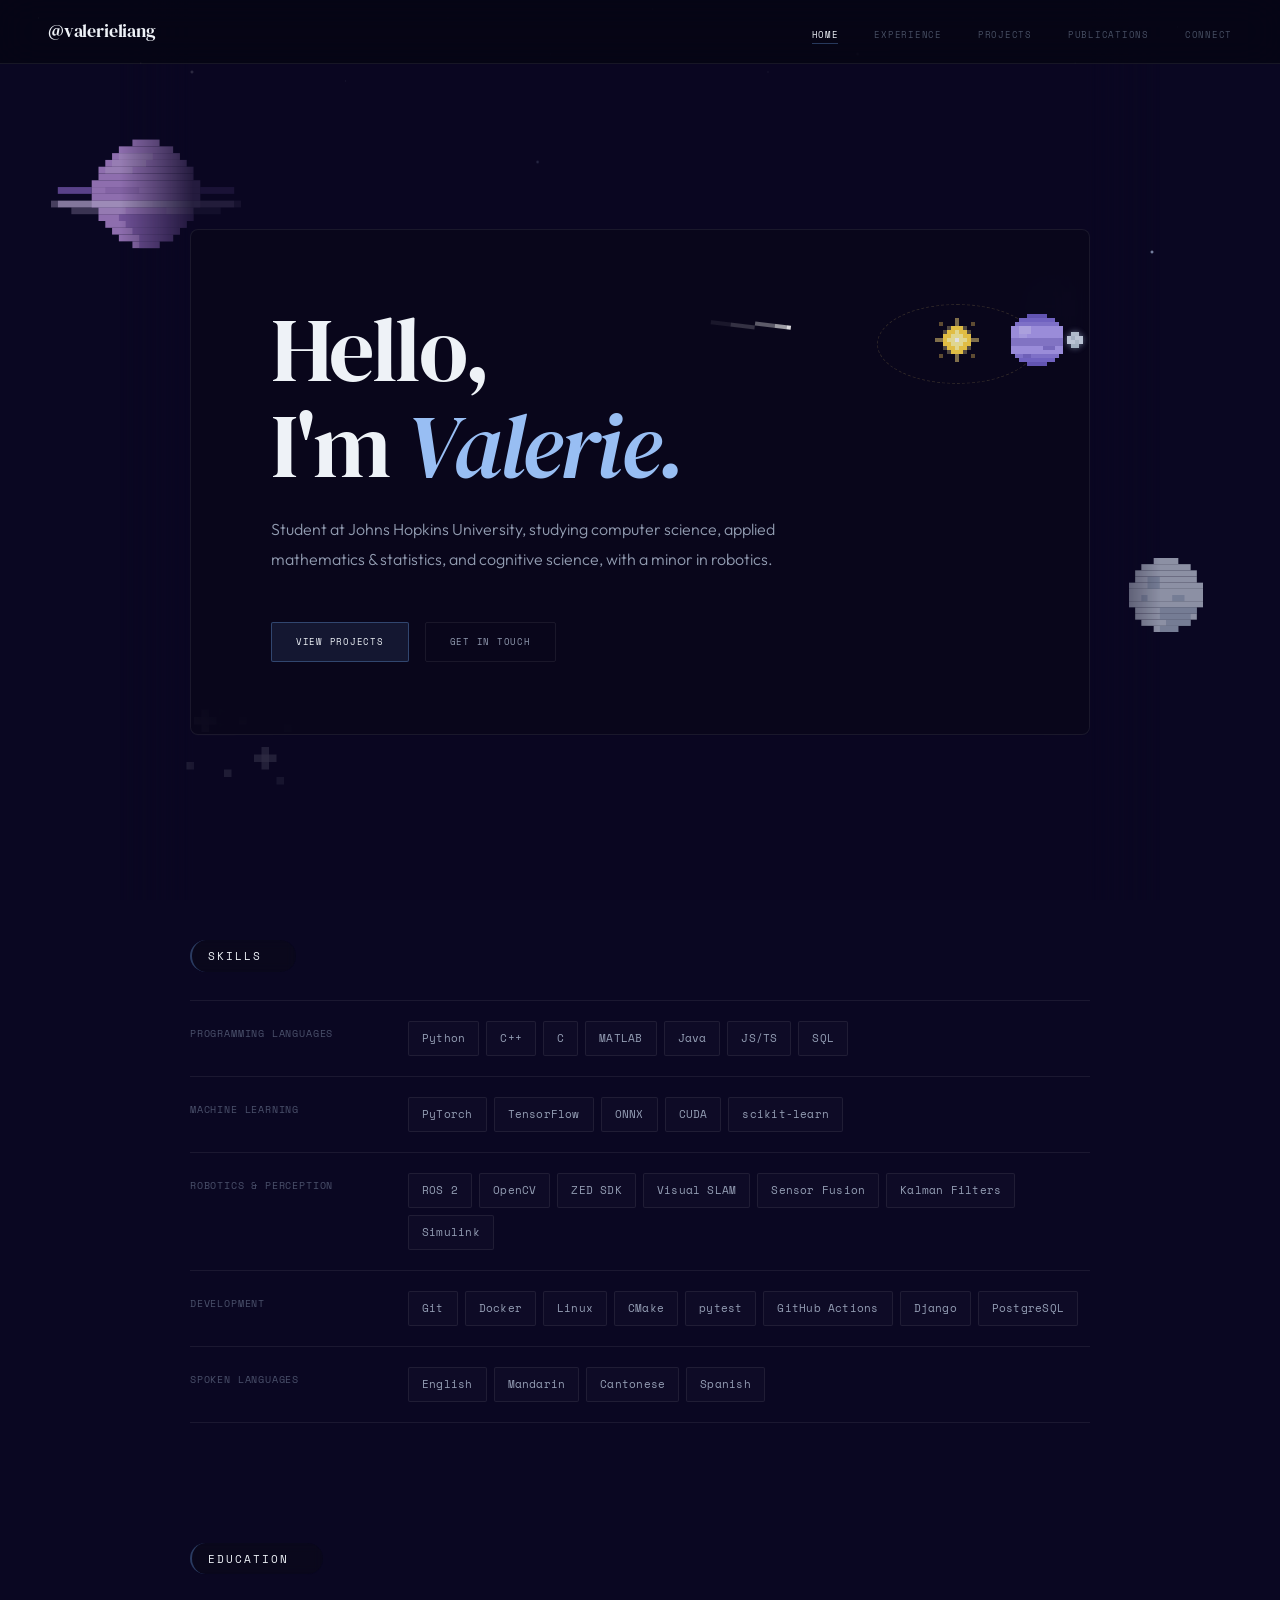
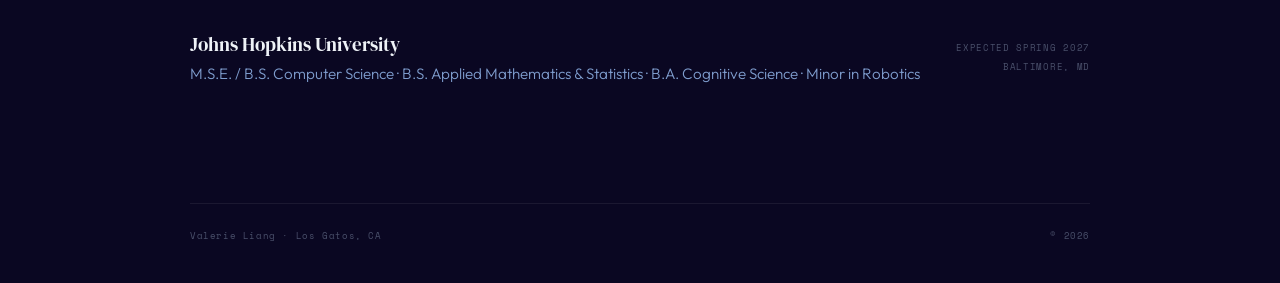
<file: index.html>
<!DOCTYPE html>
<html lang="en">
<head>
  <meta charset="UTF-8"/>
  <meta name="viewport" content="width=device-width, initial-scale=1.0"/>
  <title>Valerie Liang</title>
  <meta name="description" content="Valerie Liang — CS, Applied Math &amp; Statistics, and Cognitive Science at Johns Hopkins. Machine learning for robotics and perception."/>
  <link rel="preconnect" href="https://fonts.googleapis.com"/>
  <link rel="preconnect" href="https://fonts.gstatic.com" crossorigin/>
  <link href="https://fonts.googleapis.com/css2?family=Outfit:wght@300;400;500;600&family=Space+Mono:wght@400;700&family=DM+Serif+Display:ital@0;1&display=swap" rel="stylesheet"/>
  <link rel="stylesheet" href="style.css"/>
</head>
<body>

<!-- NAVIGATION -->
<nav>
  <a href="index.html" class="nav-logo">@valerieliang</a>
  <ul class="nav-links">
    <li><a href="index.html" class="active">Home</a></li>
    <li><a href="experience.html">Experience</a></li>
    <li><a href="projects.html">Projects</a></li>
    <li><a href="publications.html">Publications</a></li>
    <li><a href="connect.html">Connect</a></li>
  </ul>
  <button class="nav-hamburger" id="nav-hamburger" aria-label="Menu">
    <span></span><span></span><span></span>
  </button>
</nav>

<div class="nav-drawer" id="nav-drawer">
  <a href="index.html">Home</a>
  <a href="experience.html">Experience</a>
  <a href="projects.html">Projects</a>
  <a href="publications.html">Publications</a>
  <a href="connect.html">Connect</a>
</div>

<div class="page-wrap">

  <!-- HERO -->
  <section id="hero">
    <div class="glass" style="position:relative;">
      <!-- Sun, planet, moon and comet are injected here by main.js -->
      <div id="hero-decor"></div>

      <h1 class="hero-name">Hello,<br/>I'm <em>Valerie.</em></h1>
      <p class="hero-tagline">
        Student at Johns Hopkins University, studying computer science,
        applied mathematics &amp; statistics, and cognitive science, with a
        minor in robotics.
      </p>
      <div class="hero-cta">
        <a href="projects.html" class="btn btn-primary">View Projects</a>
        <a href="connect.html" class="btn btn-ghost">Get in Touch</a>
      </div>
    </div>
  </section>

  <!-- SKILLS -->
  <div class="section-wrap" id="skills">
    <p class="section-label reveal">Skills</p>
    <div class="skills-list stagger">

      <div class="skill-row">
        <p class="skill-row-label">Programming Languages</p>
        <div class="pills">
          <span class="pill">Python</span><span class="pill">C++</span>
          <span class="pill">C</span><span class="pill">MATLAB</span>
          <span class="pill">Java</span><span class="pill">JS/TS</span>
          <span class="pill">SQL</span>
        </div>
      </div>

      <div class="skill-row">
        <p class="skill-row-label">Machine Learning</p>
        <div class="pills">
          <span class="pill">PyTorch</span><span class="pill">TensorFlow</span>
          <span class="pill">ONNX</span><span class="pill">CUDA</span>
          <span class="pill">scikit-learn</span>
        </div>
      </div>

      <div class="skill-row">
        <p class="skill-row-label">Robotics &amp; Perception</p>
        <div class="pills">
          <span class="pill">ROS 2</span><span class="pill">OpenCV</span>
          <span class="pill">ZED SDK</span><span class="pill">Visual SLAM</span>
          <span class="pill">Sensor Fusion</span><span class="pill">Kalman Filters</span>
          <span class="pill">Simulink</span>
        </div>
      </div>

      <div class="skill-row">
        <p class="skill-row-label">Development</p>
        <div class="pills">
          <span class="pill">Git</span><span class="pill">Docker</span>
          <span class="pill">Linux</span><span class="pill">CMake</span>
          <span class="pill">pytest</span><span class="pill">GitHub Actions</span>
          <span class="pill">Django</span><span class="pill">PostgreSQL</span>
        </div>
      </div>

      <div class="skill-row">
        <p class="skill-row-label">Spoken Languages</p>
        <div class="pills">
          <span class="pill">English</span><span class="pill">Mandarin</span>
          <span class="pill">Cantonese</span><span class="pill">Spanish</span>
        </div>
      </div>

    </div>
  </div>

  <!-- EDUCATION -->
  <div class="section-wrap" id="education">
    <p class="section-label reveal">Education</p>
    <div class="stagger">
      <article class="exp-item">
        <div class="exp-head">
          <div>
            <h3 class="exp-role">Johns Hopkins University</h3>
            <p class="exp-org">
              M.S.E. / B.S. Computer Science · B.S. Applied Mathematics &amp;
              Statistics · B.A. Cognitive Science · Minor in Robotics
            </p>
          </div>
          <div class="exp-meta">
            <span class="exp-date">Expected Spring 2027</span>
            <span class="exp-loc">Baltimore, MD</span>
          </div>
        </div>
      </article>
    </div>
  </div>

  <footer>
    <span>Valerie Liang · Los Gatos, CA</span>
    <span>&copy; 2026</span>
  </footer>
</div>

<script src="main.js"></script>
</body>
</html>
</file>
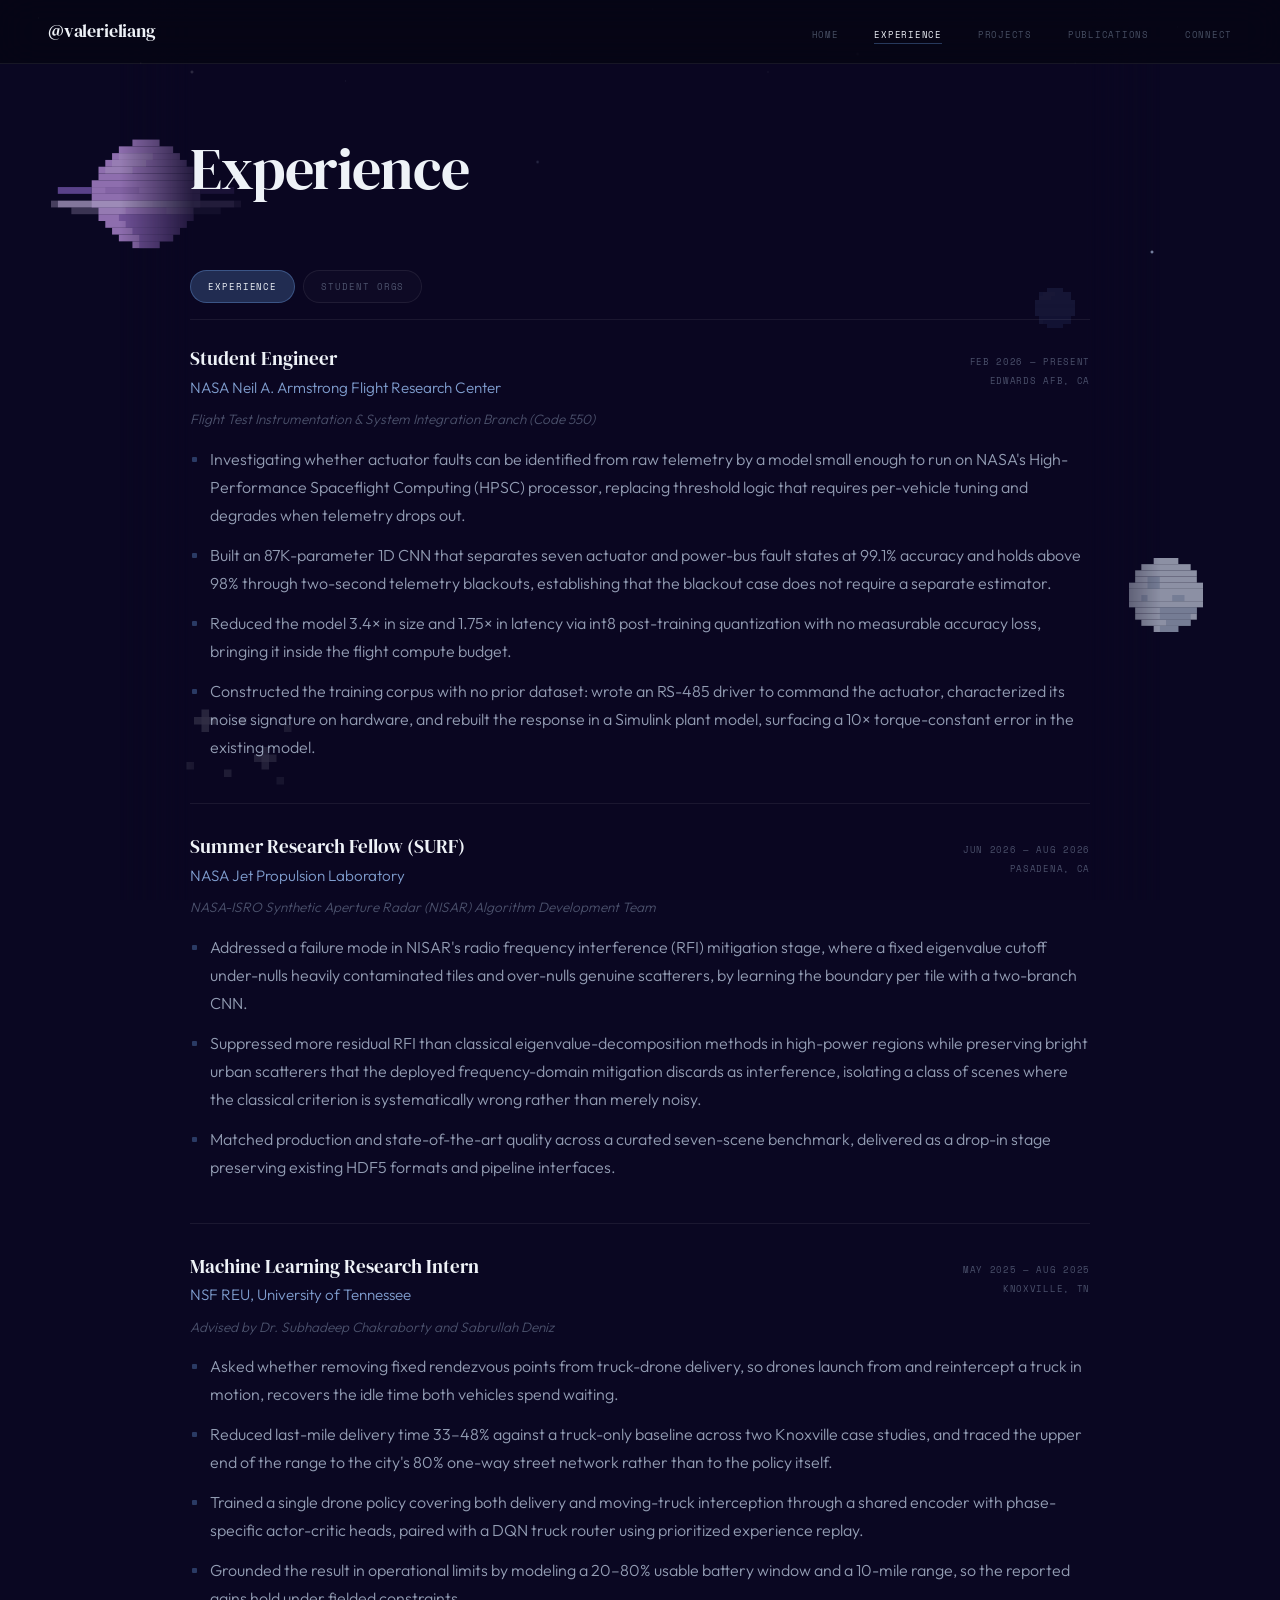
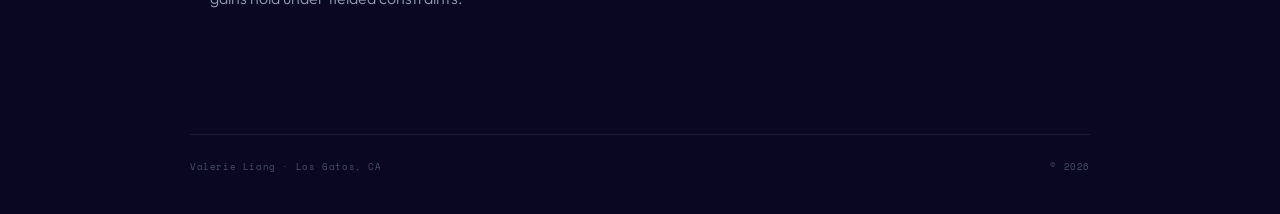
<file: experience.html>
<!DOCTYPE html>
<html lang="en">
<head>
  <meta charset="UTF-8"/>
  <meta name="viewport" content="width=device-width, initial-scale=1.0"/>
  <title>Experience · Valerie Liang</title>
  <meta name="description" content="Research and engineering experience — NASA Armstrong, NASA JPL, NSF REU, JHU Mars Rover Team, Semester.ly."/>
  <link rel="preconnect" href="https://fonts.googleapis.com"/>
  <link rel="preconnect" href="https://fonts.gstatic.com" crossorigin/>
  <link href="https://fonts.googleapis.com/css2?family=Outfit:wght@300;400;500;600&family=Space+Mono:wght@400;700&family=DM+Serif+Display:ital@0;1&display=swap" rel="stylesheet"/>
  <link rel="stylesheet" href="style.css"/>
</head>
<body>

<!-- NAVIGATION -->
<nav>
  <a href="index.html" class="nav-logo">@valerieliang</a>
  <ul class="nav-links">
    <li><a href="index.html">Home</a></li>
    <li><a href="experience.html" class="active">Experience</a></li>
    <li><a href="projects.html">Projects</a></li>
    <li><a href="publications.html">Publications</a></li>
    <li><a href="connect.html">Connect</a></li>
  </ul>
  <button class="nav-hamburger" id="nav-hamburger" aria-label="Menu">
    <span></span><span></span><span></span>
  </button>
</nav>

<div class="nav-drawer" id="nav-drawer">
  <a href="index.html">Home</a>
  <a href="experience.html">Experience</a>
  <a href="projects.html">Projects</a>
  <a href="publications.html">Publications</a>
  <a href="connect.html">Connect</a>
</div>

<div class="page-wrap">

  <header class="page-head">
    <h1 class="page-title">Experience</h1>
  </header>

  <div class="section-wrap">
    <div class="subtab-group" data-subtab-group>

      <div class="subtabs" role="tablist" aria-label="Experience sections">
        <button class="subtab active" role="tab" id="tab-research" data-panel="research"
                aria-controls="panel-research" aria-selected="true" tabindex="0">Experience</button>
        <button class="subtab" role="tab" id="tab-orgs" data-panel="orgs"
                aria-controls="panel-orgs" aria-selected="false" tabindex="-1">Student Orgs</button>
      </div>

      <section class="subtab-panel active" role="tabpanel" data-panel="research"
               id="panel-research" aria-labelledby="tab-research">
        <div class="stagger">

      <article class="exp-item" id="armstrong">
        <div class="exp-head">
          <div>
            <h3 class="exp-role">Student Engineer</h3>
            <p class="exp-org">NASA Neil A. Armstrong Flight Research Center</p>
          </div>
          <div class="exp-meta">
            <span class="exp-date">Feb 2026 — Present</span>
            <span class="exp-loc">Edwards AFB, CA</span>
          </div>
        </div>
        <p class="exp-note">Flight Test Instrumentation &amp; System Integration Branch (Code 550)</p>
        <ul class="exp-bullets">
          <li>
            Investigating whether actuator faults can be identified from raw
            telemetry by a model small enough to run on NASA's High-Performance
            Spaceflight Computing (HPSC) processor, replacing threshold logic
            that requires per-vehicle tuning and degrades when telemetry drops
            out.
          </li>
          <li>
            Built an 87K-parameter 1D CNN that separates seven actuator and
            power-bus fault states at 99.1% accuracy and holds above 98%
            through two-second telemetry blackouts, establishing that the
            blackout case does not require a separate estimator.
          </li>
          <li>
            Reduced the model 3.4&times; in size and 1.75&times; in latency via
            int8 post-training quantization with no measurable accuracy loss,
            bringing it inside the flight compute budget.
          </li>
          <li>
            Constructed the training corpus with no prior dataset: wrote an
            RS-485 driver to command the actuator, characterized its noise
            signature on hardware, and rebuilt the response in a Simulink
            plant model, surfacing a 10&times; torque-constant error in the
            existing model.
          </li>
        </ul>
      </article>

      <article class="exp-item" id="jpl">
        <div class="exp-head">
          <div>
            <h3 class="exp-role">Summer Research Fellow (SURF)</h3>
            <p class="exp-org">NASA Jet Propulsion Laboratory</p>
          </div>
          <div class="exp-meta">
            <span class="exp-date">Jun 2026 — Aug 2026</span>
            <span class="exp-loc">Pasadena, CA</span>
          </div>
        </div>
        <p class="exp-note">NASA-ISRO Synthetic Aperture Radar (NISAR) Algorithm Development Team</p>
        <ul class="exp-bullets">
          <li>
            Addressed a failure mode in NISAR's radio frequency interference
            (RFI) mitigation stage, where a fixed eigenvalue cutoff under-nulls
            heavily contaminated tiles and over-nulls genuine scatterers, by
            learning the boundary per tile with a two-branch CNN.
          </li>
          <li>
            Suppressed more residual RFI than classical eigenvalue-decomposition
            methods in high-power regions while preserving bright urban
            scatterers that the deployed frequency-domain mitigation discards
            as interference, isolating a class of scenes where the classical
            criterion is systematically wrong rather than merely noisy.
          </li>
          <li>
            Matched production and state-of-the-art quality across a curated
            seven-scene benchmark, delivered as a drop-in stage preserving
            existing HDF5 formats and pipeline interfaces.
          </li>
        </ul>
      </article>

      <article class="exp-item" id="reu">
        <div class="exp-head">
          <div>
            <h3 class="exp-role">Machine Learning Research Intern</h3>
            <p class="exp-org">NSF REU, University of Tennessee</p>
          </div>
          <div class="exp-meta">
            <span class="exp-date">May 2025 — Aug 2025</span>
            <span class="exp-loc">Knoxville, TN</span>
          </div>
        </div>
        <p class="exp-note">Advised by Dr. Subhadeep Chakraborty and Sabrullah Deniz</p>
        <ul class="exp-bullets">
          <li>
            Asked whether removing fixed rendezvous points from truck-drone
            delivery, so drones launch from and reintercept a truck in motion,
            recovers the idle time both vehicles spend waiting.
          </li>
          <li>
            Reduced last-mile delivery time 33&ndash;48% against a truck-only
            baseline across two Knoxville case studies, and traced the upper
            end of the range to the city's 80% one-way street network rather
            than to the policy itself.
          </li>
          <li>
            Trained a single drone policy covering both delivery and
            moving-truck interception through a shared encoder with
            phase-specific actor-critic heads, paired with a DQN truck router
            using prioritized experience replay.
          </li>
          <li>
            Grounded the result in operational limits by modeling a
            20&ndash;80% usable battery window and a 10-mile range, so the
            reported gains hold under fielded constraints.
          </li>
        </ul>
      </article>
        </div>
      </section>


      <section class="subtab-panel" role="tabpanel" data-panel="orgs"
               id="panel-orgs" aria-labelledby="tab-orgs" hidden>
        <div class="stagger">

      <article class="exp-item" id="rover">
        <div class="exp-head">
          <div>
            <h3 class="exp-role">Autonomous Navigation Software Engineer</h3>
            <p class="exp-org">Mars Rover Team, Johns Hopkins University</p>
          </div>
          <div class="exp-meta">
            <span class="exp-date">Aug 2025 — Present</span>
            <span class="exp-loc">Baltimore, MD</span>
          </div>
        </div>
        <p class="exp-note">Student-run competition team &#183; autonomy subsystem of a competition rover fielded annually at the University Rover Challenge</p>
        <ul class="exp-bullets">
          <li>
            <strong>Autonomous Subteam Lead, Dec. 2025 &mdash; Present.</strong>
            Leading eight engineers against a fixed competition date, setting
            timelines and owning the interfaces where four sensor pipelines
            meet the rest of the vehicle, so mechanical and electrical work
            can proceed without waiting on autonomy.
          </li>
          <li>
            Delivered the team's GPS-independent localization module, a
            competition requirement rather than an exercise: implemented
            visual odometry and an Unscented Kalman Filter fusing encoder,
            inertial, satellite, and stereo measurements into a single pose
            estimate the navigation stack consumes directly.
          </li>
          <li>
            Developed a visual SLAM pipeline from scratch in ROS 2 with the
            ZED SDK for stereo depth, pose tracking, and mapping, validated on
            recorded sequences before vehicle integration so field time was
            spent on tuning rather than debugging.
          </li>
        </ul>
      </article>

      <article class="exp-item" id="semesterly">
        <div class="exp-head">
          <div>
            <h3 class="exp-role">Software Engineer</h3>
            <p class="exp-org">Semester.ly, Johns Hopkins University</p>
          </div>
          <div class="exp-meta">
            <span class="exp-date">Feb 2025 — Present</span>
            <span class="exp-loc">Baltimore, MD</span>
          </div>
        </div>
        <p class="exp-note">Student-run open-source project &#183; course-scheduling platform used by 6,000+ students across multiple universities, maintained in coordination with university IT</p>
        <ul class="exp-bullets">
          <li>
            <strong>Team Lead, Feb. 2026 &mdash; Present.</strong> Own outage
            response with university IT and hold 99.9% uptime through
            registration periods, when the entire user base arrives at once;
            set technical direction and hire onto the team.
          </li>
          <li>
            Built API ingestion pipelines with Python, Django, PostgreSQL, and
            Docker to integrate institutional course catalogs, absorbing
            upstream schema changes the university makes without notice so
            the platform stays correct each term.
          </li>
          <li>
            Built an automated prerequisite checker with PDF transcript parsing.
          </li>
        </ul>
      </article>
        </div>
      </section>


    </div>
  </div>

  <footer>
    <span>Valerie Liang · Los Gatos, CA</span>
    <span>&copy; 2026</span>
  </footer>
</div>

<script src="main.js"></script>
</body>
</html>
</file>
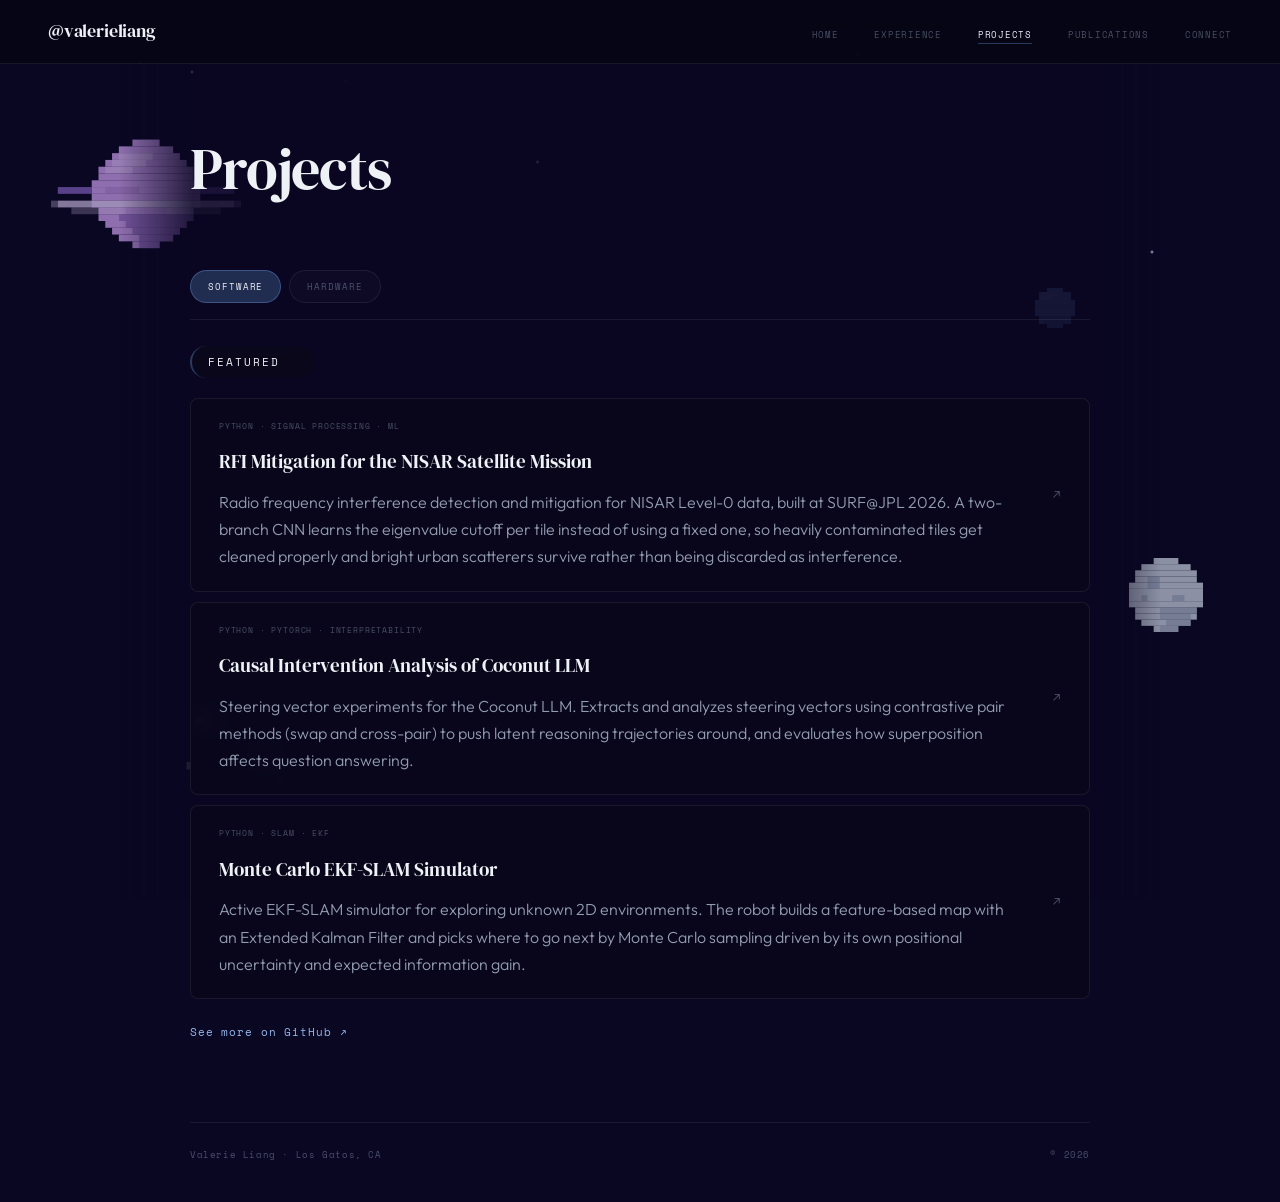
<file: projects.html>
<!DOCTYPE html>
<html lang="en">
<head>
  <meta charset="UTF-8"/>
  <meta name="viewport" content="width=device-width, initial-scale=1.0"/>
  <title>Projects · Valerie Liang</title>
  <meta name="description" content="Projects by Valerie Liang — machine learning, robotics, computer vision, and a few things built purely for fun."/>
  <link rel="preconnect" href="https://fonts.googleapis.com"/>
  <link rel="preconnect" href="https://fonts.gstatic.com" crossorigin/>
  <link href="https://fonts.googleapis.com/css2?family=Outfit:wght@300;400;500;600&family=Space+Mono:wght@400;700&family=DM+Serif+Display:ital@0;1&display=swap" rel="stylesheet"/>
  <link rel="stylesheet" href="style.css"/>
</head>
<body>

<!-- NAVIGATION -->
<nav>
  <a href="index.html" class="nav-logo">@valerieliang</a>
  <ul class="nav-links">
    <li><a href="index.html">Home</a></li>
    <li><a href="experience.html">Experience</a></li>
    <li><a href="projects.html" class="active">Projects</a></li>
    <li><a href="publications.html">Publications</a></li>
    <li><a href="connect.html">Connect</a></li>
  </ul>
  <button class="nav-hamburger" id="nav-hamburger" aria-label="Menu">
    <span></span><span></span><span></span>
  </button>
</nav>

<div class="nav-drawer" id="nav-drawer">
  <a href="index.html">Home</a>
  <a href="experience.html">Experience</a>
  <a href="projects.html">Projects</a>
  <a href="publications.html">Publications</a>
  <a href="connect.html">Connect</a>
</div>

<div class="page-wrap">

  <header class="page-head">
    <h1 class="page-title">Projects</h1>
  </header>

  <div class="section-wrap">
    <div class="subtab-group" data-subtab-group>

      <div class="subtabs" role="tablist" aria-label="Project groups">
        <button class="subtab active" role="tab" id="tab-software" data-panel="software"
                aria-controls="panel-software" aria-selected="true" tabindex="0">Software</button>
        <button class="subtab" role="tab" id="tab-hardware" data-panel="hardware"
                aria-controls="panel-hardware" aria-selected="false" tabindex="-1">Hardware</button>
      </div>

      <section class="subtab-panel active" role="tabpanel" data-panel="software"
               id="panel-software" aria-labelledby="tab-software">
        <p class="section-label">Featured</p>
        <div class="projects-grid stagger">
<a href="https://github.com/valerieliang/rfi-mitigation" target="_blank" rel="noopener" class="project-card">
        <div class="project-main">
          <p class="project-lang">Python · Signal Processing · ML</p>
          <div class="project-name">RFI Mitigation for the NISAR Satellite Mission</div>
          <p class="project-desc">
            Radio frequency interference detection and mitigation for NISAR
            Level-0 data, built at SURF@JPL 2026. A two-branch CNN learns the
            eigenvalue cutoff per tile instead of using a fixed one, so heavily
            contaminated tiles get cleaned properly and bright urban scatterers
            survive rather than being discarded as interference.
          </p>
        </div>
        <span class="project-arrow">&#8599;</span>
      </a>

      <a href="https://github.com/valerieliang/steering-coconut-llm" target="_blank" rel="noopener" class="project-card">
        <div class="project-main">
          <p class="project-lang">Python · PyTorch · Interpretability</p>
          <div class="project-name">Causal Intervention Analysis of Coconut LLM</div>
          <p class="project-desc">
            Steering vector experiments for the Coconut LLM. Extracts and analyzes
            steering vectors using contrastive pair methods (swap and cross-pair)
            to push latent reasoning trajectories around, and evaluates how
            superposition affects question answering.
          </p>
        </div>
        <span class="project-arrow">&#8599;</span>
      </a>

      <a href="https://github.com/valerieliang/monte-carlo-slam-maps" target="_blank" rel="noopener" class="project-card">
        <div class="project-main">
          <p class="project-lang">Python · SLAM · EKF</p>
          <div class="project-name">Monte Carlo EKF-SLAM Simulator</div>
          <p class="project-desc">
            Active EKF-SLAM simulator for exploring unknown 2D environments. The
            robot builds a feature-based map with an Extended Kalman Filter and
            picks where to go next by Monte Carlo sampling driven by its own
            positional uncertainty and expected information gain.
          </p>
        </div>
        <span class="project-arrow">&#8599;</span>
      </a>
        </div>
      </section>

      <section class="subtab-panel" role="tabpanel" data-panel="hardware"
               id="panel-hardware" aria-labelledby="tab-hardware" hidden>
        <p class="panel-lead">
          I picked up an Arduino at HopHacks 2026 and I'm starting to learn
          and build with it!
        </p>

        <p class="section-label">Builds</p>
        <div class="projects-grid stagger">

          <!--
            Replace this placeholder with a real .project-card (copy the markup
            from the Software panel) as each build happens.
          -->
          <div class="project-card placeholder">
            <div class="project-main">
              <p class="project-lang">In planning</p>
              <div class="project-name">First project</div>
              <p class="project-desc">
                Not yet started. Builds will be posted here as they happen.
              </p>
            </div>
          </div>

        </div>
      </section>

    </div>

    <p class="more-link">
      <a href="https://github.com/valerieliang" target="_blank" rel="noopener">See more on GitHub &#8599;</a>
    </p>
  </div>

  <footer>
    <span>Valerie Liang · Los Gatos, CA</span>
    <span>&copy; 2026</span>
  </footer>
</div>

<script src="main.js"></script>
</body>
</html>
</file>
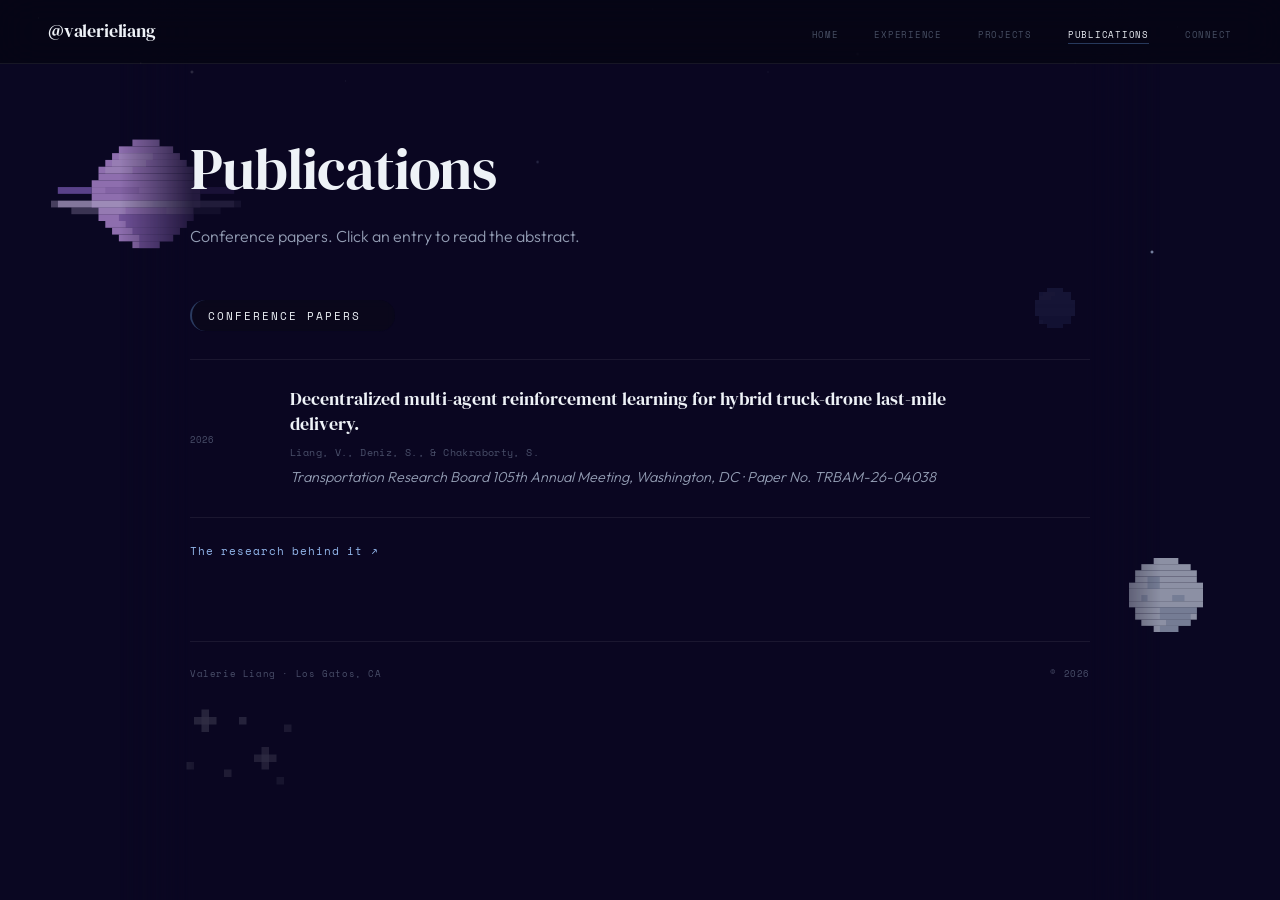
<file: publications.html>
<!DOCTYPE html>
<html lang="en">
<head>
  <meta charset="UTF-8"/>
  <meta name="viewport" content="width=device-width, initial-scale=1.0"/>
  <title>Publications · Valerie Liang</title>
  <meta name="description" content="Conference papers by Valerie Liang."/>
  <link rel="preconnect" href="https://fonts.googleapis.com"/>
  <link rel="preconnect" href="https://fonts.gstatic.com" crossorigin/>
  <link href="https://fonts.googleapis.com/css2?family=Outfit:wght@300;400;500;600&family=Space+Mono:wght@400;700&family=DM+Serif+Display:ital@0;1&display=swap" rel="stylesheet"/>
  <link rel="stylesheet" href="style.css"/>
</head>
<body>

<!-- NAVIGATION -->
<nav>
  <a href="index.html" class="nav-logo">@valerieliang</a>
  <ul class="nav-links">
    <li><a href="index.html">Home</a></li>
    <li><a href="experience.html">Experience</a></li>
    <li><a href="projects.html">Projects</a></li>
    <li><a href="publications.html" class="active">Publications</a></li>
    <li><a href="connect.html">Connect</a></li>
  </ul>
  <button class="nav-hamburger" id="nav-hamburger" aria-label="Menu">
    <span></span><span></span><span></span>
  </button>
</nav>

<div class="nav-drawer" id="nav-drawer">
  <a href="index.html">Home</a>
  <a href="experience.html">Experience</a>
  <a href="projects.html">Projects</a>
  <a href="publications.html">Publications</a>
  <a href="connect.html">Connect</a>
</div>

<div class="page-wrap">

  <header class="page-head">
    <h1 class="page-title">Publications</h1>
    <p class="page-intro">
      Conference papers. Click an entry to read the abstract.
    </p>
  </header>

  <div class="section-wrap" id="publications">
    <p class="section-label reveal">Conference Papers</p>
    <div class="stagger">

      <div class="pub-item" role="button" tabindex="0"
        data-abstract="Traditional truck delivery systems face challenges in traffic congestion and remote accessibility, while drones are limited by payload capacity and operational range. To overcome these limitations, we propose a hybrid truck-drone last-mile delivery (LMD) framework featuring dynamic drone-truck rendezvous and unidirectional coordination. In our system, trucks serve as mobile depots, launching and retrieving drones in parallel to enhance delivery speed and coverage. We introduce a multi-agent reinforcement learning (MARL) model with asymmetric coordination: truck agents, modeled using Deep Q-Networks (DQN), optimize road routing, while drone agents, trained via Proximal Policy Optimization (PPO), leverage real-time truck state data to independently decide when to deliver or intercept the moving truck. This one-way coordination enables scalable, context-aware decision-making without centralized control. Evaluated on real-world maps using the University of Tennessee's REACH platform, our approach achieved up to 48% faster delivery times compared to truck-only logistics in trials with one truck and two drones. This framework is especially valuable for time-critical deliveries such as vaccines or emergency supplies to remote or disaster-affected regions, improving reliability, reducing costs, and increasing first-attempt success."
        data-title="Decentralized multi-agent reinforcement learning for hybrid truck-drone last-mile delivery."
        data-authors="Liang, V., Deniz, S., &amp; Chakraborty, S."
        data-venue="Transportation Research Board 105th Annual Meeting, 2026 · Paper No. TRBAM-26-04038">
        <span class="pub-year">2026</span>
        <div>
          <p class="pub-title">Decentralized multi-agent reinforcement learning for hybrid truck-drone last-mile delivery.</p>
          <p class="pub-authors">Liang, V., Deniz, S., &amp; Chakraborty, S.</p>
          <p class="pub-venue">Transportation Research Board 105th Annual Meeting, Washington, DC · Paper No. TRBAM-26-04038</p>
        </div>
        <span class="pub-abstract-hint">Abstract &#8599;</span>
      </div>

    </div>

    <p class="more-link">
      <a href="experience.html#reu">The research behind it &#8599;</a>
    </p>
  </div>

  <footer>
    <span>Valerie Liang · Los Gatos, CA</span>
    <span>&copy; 2026</span>
  </footer>
</div>

<script src="main.js"></script>
</body>
</html>
</file>
<file: style.css>
*, *::before, *::after {
  box-sizing: border-box;
  margin: 0;
  padding: 0;
}

:root {
  --nav-h: 64px;
  --serif: 'DM Serif Display', Georgia, serif;
  /* Was Silkscreen. As a pixel font its C and O are near-identical below
     about 12px, which is the size most labels here use. Space Mono keeps the
     retro machine feel with letterforms that separate at small sizes. */
  --mono: 'Space Mono', 'Courier New', monospace;
  --sans: 'Outfit', sans-serif;
  --glass-bg: rgba(9,7,26,0.78);
  --glass-border: rgba(255,255,255,0.07);
  --text-hi: #eef2f7;
  --text-mid: rgba(200,215,235,0.72);
  --text-lo: rgba(180,200,225,0.38);
  --accent: rgba(120,180,255,0.22);
  --accent-line: rgba(120,180,255,0.30);
}

html {
  scroll-behavior: smooth;
}

body {
  font-family: var(--sans);
  font-weight: 300;
  color: var(--text-hi);
  line-height: 1.75;
  -webkit-font-smoothing: antialiased;
  /* Deep indigo, and flat. Every decorative layer below is kept out of the
     900px reading column, so contrast under text never changes. */
  background-color: #0a0722;
  min-height: 100vh;
  overflow-x: hidden;
}

body::before {
  content: '';
  position: fixed;
  inset: 0;
  z-index: 0;
  background-image:
    radial-gradient(1px 1px at 3% 2%, rgba(255,255,255,0.55) 0%, transparent 100%),
    radial-gradient(1px 1px at 11% 7%, rgba(255,255,255,0.45) 0%, transparent 100%),
    radial-gradient(1px 1px at 19% 3%, rgba(255,255,255,0.50) 0%, transparent 100%),
    radial-gradient(1px 1px at 27% 9%, rgba(255,255,255,0.40) 0%, transparent 100%),
    radial-gradient(1px 1px at 35% 2%, rgba(255,255,255,0.55) 0%, transparent 100%),
    radial-gradient(1px 1px at 43% 6%, rgba(255,255,255,0.35) 0%, transparent 100%),
    radial-gradient(1px 1px at 51% 1%, rgba(255,255,255,0.60) 0%, transparent 100%),
    radial-gradient(1px 1px at 60% 8%, rgba(255,255,255,0.45) 0%, transparent 100%),
    radial-gradient(1px 1px at 68% 4%, rgba(255,255,255,0.50) 0%, transparent 100%),
    radial-gradient(1px 1px at 76% 2%, rgba(255,255,255,0.40) 0%, transparent 100%),
    radial-gradient(1px 1px at 84% 7%, rgba(255,255,255,0.55) 0%, transparent 100%),
    radial-gradient(1px 1px at 92% 3%, rgba(255,255,255,0.45) 0%, transparent 100%),
    radial-gradient(2px 2px at 15% 8%, rgba(255,255,255,1.00) 0%, transparent 100%),
    radial-gradient(2px 2px at 42% 18%, rgba(200,220,255,0.95) 0%, transparent 100%),
    radial-gradient(2px 2px at 67% 6%, rgba(255,255,255,1.00) 0%, transparent 100%),
    radial-gradient(2px 2px at 90% 28%, rgba(200,220,255,0.95) 0%, transparent 100%);
  pointer-events: none;
}

.pixel-sprite {
  position: fixed;
  z-index: 10;
  pointer-events: none;
  image-rendering: pixelated;
  will-change: transform;
}

.alien-wrap {
  position: absolute;
  bottom: -10px;
  right: 28px;
  pointer-events: none;
  image-rendering: pixelated;
  z-index: 5;
}

.hero-deco {
  position: absolute;
  pointer-events: none;
  image-rendering: pixelated;
  z-index: 4;
}

.page-wrap {
  position: relative;
  z-index: 3;
  display: flex;
  flex-direction: column;
  align-items: center;
  padding: 0 24px;
}

/* Navigation */
nav {
  position: fixed;
  top: 0;
  left: 0;
  right: 0;
  height: var(--nav-h);
  z-index: 200;
  display: flex;
  align-items: center;
  justify-content: space-between;
  padding: 0 48px;
  background: rgba(4,5,14,0.60);
  backdrop-filter: blur(20px);
  border-bottom: 1px solid var(--glass-border);
}

.nav-logo {
  font-family: var(--serif);
  font-size: 1.1rem;
  font-weight: 500;
  letter-spacing: -0.01em;
  color: var(--text-hi);
  text-decoration: none;
}

.nav-links {
  display: flex;
  gap: 36px;
  list-style: none;
}

.nav-links a {
  font-family: var(--mono);
  font-size: 0.58rem;
  letter-spacing: 0.08em;
  text-transform: uppercase;
  color: var(--text-lo);
  text-decoration: none;
  transition: color 0.2s;
  position: relative;
}

.nav-links a::after {
  content: '';
  position: absolute;
  bottom: -3px;
  left: 0;
  width: 0;
  height: 1px;
  background: var(--accent-line);
  transition: width 0.25s ease;
}

.nav-links a:hover {
  color: var(--text-hi);
}

.nav-links a:hover::after {
  width: 100%;
}

.nav-hamburger {
  display: none;
  flex-direction: column;
  justify-content: center;
  gap: 5px;
  width: 36px;
  height: 36px;
  background: none;
  border: none;
  cursor: pointer;
  padding: 4px;
  z-index: 210;
}

.nav-hamburger span {
  display: block;
  width: 22px;
  height: 1px;
  background: var(--text-lo);
  transition: transform 0.25s ease, opacity 0.2s;
}

.nav-hamburger.open span:nth-child(1) {
  transform: translateY(6px) rotate(45deg);
  background: var(--text-hi);
}

.nav-hamburger.open span:nth-child(2) {
  opacity: 0;
}

.nav-hamburger.open span:nth-child(3) {
  transform: translateY(-6px) rotate(-45deg);
  background: var(--text-hi);
}

.nav-drawer {
  display: none;
  position: fixed;
  top: var(--nav-h);
  left: 0;
  right: 0;
  background: rgba(4,5,14,0.97);
  backdrop-filter: blur(20px);
  border-bottom: 1px solid var(--glass-border);
  padding: 8px 0 24px;
  z-index: 199;
  transform: translateY(-8px);
  opacity: 0;
  transition: transform 0.25s ease, opacity 0.25s ease;
  pointer-events: none;
}

.nav-drawer.open {
  transform: translateY(0);
  opacity: 1;
  pointer-events: all;
}

.nav-drawer a {
  display: block;
  padding: 14px 28px;
  font-family: var(--mono);
  font-size: 0.65rem;
  letter-spacing: 0.12em;
  text-transform: uppercase;
  color: var(--text-lo);
  text-decoration: none;
}

.nav-drawer a:hover {
  color: var(--text-hi);
}

/* Glass card */
.glass {
  width: 100%;
  max-width: 900px;
  background: var(--glass-bg);
  border: 1px solid var(--glass-border);
  border-radius: 8px;
  backdrop-filter: blur(22px);
  padding: 72px 80px;
  position: relative;
  overflow: visible;
}

/* Hero */
#hero {
  min-height: 100vh;
  display: flex;
  align-items: center;
  justify-content: center;
  padding-top: var(--nav-h);
  width: 100%;
}

.hero-name {
  font-family: var(--serif);
  font-size: clamp(3.2rem, 7vw, 5.6rem);
  line-height: 1.08;
  letter-spacing: -0.025em;
  color: var(--text-hi);
  margin-bottom: 32px;
  font-weight: 500;
  opacity: 0;
  animation: riseIn 1s cubic-bezier(0.22,1,0.36,1) forwards 0.5s;
}

.hero-name em {
  font-style: italic;
  color: rgba(160,200,255,0.95);
}

.hero-cta {
  margin-top: 48px;
  display: flex;
  gap: 16px;
  opacity: 0;
  animation: riseIn 1s cubic-bezier(0.22,1,0.36,1) forwards 0.9s;
}

/* Buttons */
.btn {
  font-family: var(--mono);
  font-size: 0.58rem;
  letter-spacing: 0.08em;
  text-transform: uppercase;
  text-decoration: none;
  padding: 11px 24px;
  border-radius: 2px;
  transition: all 0.2s;
  cursor: pointer;
}

.btn-primary {
  background: rgba(120,180,255,0.10);
  border: 1px solid rgba(120,180,255,0.30);
  color: var(--text-hi);
}

.btn-primary:hover {
  background: rgba(120,180,255,0.18);
  border-color: rgba(120,180,255,0.50);
}

.btn-ghost {
  background: transparent;
  border: 1px solid var(--glass-border);
  color: var(--text-mid);
}

.btn-ghost:hover {
  border-color: rgba(255,255,255,0.16);
  color: var(--text-hi);
}

/* Section label */
.section-label {
  font-family: var(--mono);
  font-size: 0.7rem;
  letter-spacing: 0.18em;
  text-transform: uppercase;
  color: var(--text-hi);
  margin-bottom: 28px;
  display: flex;
  align-items: center;
  gap: 20px;
  font-weight: 400;
  background: rgba(10,12,22,0.4);
  backdrop-filter: blur(4px);
  width: fit-content;
  padding: 6px 14px 6px 16px;
  border-radius: 40px;
  border-left: 2px solid var(--accent-line);
}

.section-label::after {
  content: '';
  flex: 1;
  height: 1px;
  background: repeating-linear-gradient(90deg, var(--accent-line) 0px, var(--accent-line) 3px, transparent 3px, transparent 8px);
  max-width: 140px;
}

.section-wrap {
  width: 100%;
  max-width: 900px;
  padding: 40px 0 80px;
}

.pills {
  display: flex;
  flex-wrap: wrap;
  gap: 7px;
}

.pill {
  font-family: var(--mono);
  font-size: 0.68rem;
  letter-spacing: 0.02em;
  color: var(--text-mid);
  border: 1px solid var(--glass-border);
  background: rgba(255,255,255,0.02);
  padding: 7px 13px;
  border-radius: 2px;
  transition: border-color 0.2s, color 0.2s;
}

.pill:hover {
  border-color: var(--accent-line);
  color: var(--text-hi);
  background: var(--accent);
}

/* Projects */
.projects-grid {
  display: flex;
  flex-direction: column;
  gap: 10px;
}

.project-card {
  background: var(--glass-bg);
  border: 1px solid var(--glass-border);
  border-radius: 8px;
  backdrop-filter: blur(14px);
  padding: 20px 28px;
  text-decoration: none;
  color: inherit;
  display: flex;
  align-items: center;
  gap: 32px;
  transition: border-color 0.25s, transform 0.25s;
}

.project-card .project-main {
  flex: 1;
}

.project-lang {
  font-family: var(--mono);
  font-size: 0.52rem;
  letter-spacing: 0.1em;
  text-transform: uppercase;
  color: var(--text-lo);
  margin-bottom: 12px;
}

.project-name {
  font-family: var(--serif);
  font-size: 1.2rem;
  font-weight: 500;
  margin-bottom: 10px;
  display: flex;
  justify-content: space-between;
}

.project-desc {
  font-size: 1rem;
  color: var(--text-mid);
  line-height: 1.7;
}

.project-arrow {
  font-size: 0.85rem;
  color: var(--text-lo);
  transition: transform 0.2s, color 0.2s;
  flex-shrink: 0;
}

.project-card:hover {
  border-color: rgba(120,180,255,0.22);
  transform: translateY(-2px);
}

.project-card:hover .project-arrow {
  transform: translate(2px, -2px);
  color: rgba(160,200,255,0.8);
}

/* Publications */
.pub-item {
  display: grid;
  grid-template-columns: 72px 1fr auto;
  gap: 28px;
  padding: 26px 0;
  border-bottom: 1px solid var(--glass-border);
  text-decoration: none;
  color: inherit;
  cursor: pointer;
  align-items: center;
}

.pub-abstract-hint {
  font-family: var(--mono);
  font-size: 0.52rem;
  letter-spacing: 0.1em;
  text-transform: uppercase;
  color: var(--text-lo);
  white-space: nowrap;
  opacity: 0;
  transform: translateX(-4px);
  transition: opacity 0.2s, transform 0.2s, color 0.2s;
  flex-shrink: 0;
}

.pub-item:hover .pub-abstract-hint {
  opacity: 1;
  transform: translateX(0);
  color: rgba(160,200,255,0.7);
}

/* Abstract Modal */
.abstract-modal-overlay {
  position: fixed;
  inset: 0;
  z-index: 500;
  background: rgba(4,3,18,0.78);
  backdrop-filter: blur(12px);
  display: flex;
  align-items: center;
  justify-content: center;
  padding: 24px;
  opacity: 0;
  pointer-events: none;
  transition: opacity 0.28s cubic-bezier(0.22,1,0.36,1);
}

.abstract-modal-overlay.open {
  opacity: 1;
  pointer-events: all;
}

.abstract-modal-card {
  background: rgba(10,10,28,0.92);
  border: 1px solid rgba(120,180,255,0.18);
  border-radius: 10px;
  backdrop-filter: blur(28px);
  padding: 52px 56px;
  max-width: 680px;
  width: 100%;
  position: relative;
  transform: translateY(18px) scale(0.97);
  transition: transform 0.32s cubic-bezier(0.22,1,0.36,1);
  outline: none;
  box-shadow: 0 32px 80px rgba(0,0,0,0.55), 0 0 0 1px rgba(120,180,255,0.08);
}

.abstract-modal-overlay.open .abstract-modal-card {
  transform: translateY(0) scale(1);
}

.abstract-modal-close {
  position: absolute;
  top: 18px;
  right: 20px;
  background: none;
  border: none;
  color: var(--text-lo);
  font-size: 1.4rem;
  line-height: 1;
  cursor: pointer;
  padding: 6px 10px;
  border-radius: 4px;
  transition: color 0.2s, background 0.2s;
}

.abstract-modal-close:hover {
  color: var(--text-hi);
  background: rgba(255,255,255,0.05);
}

.abstract-modal-venue {
  font-family: var(--mono);
  font-size: 0.52rem;
  letter-spacing: 0.12em;
  text-transform: uppercase;
  color: rgba(160,200,255,0.55);
  margin-bottom: 14px;
}

.abstract-modal-title {
  font-family: var(--serif);
  font-size: 1.35rem;
  font-weight: 500;
  color: var(--text-hi);
  line-height: 1.35;
  margin-bottom: 10px;
}

.abstract-modal-authors {
  font-family: var(--mono);
  font-size: 0.58rem;
  color: var(--text-lo);
  letter-spacing: 0.04em;
}

.abstract-modal-divider {
  height: 1px;
  background: var(--glass-border);
  margin: 24px 0;
}

.abstract-modal-label {
  font-family: var(--mono);
  font-size: 0.52rem;
  letter-spacing: 0.14em;
  text-transform: uppercase;
  color: rgba(160,200,255,0.45);
  margin-bottom: 12px;
}

.abstract-modal-text {
  font-size: 1rem;
  color: var(--text-mid);
  line-height: 1.8;
}

@media (max-width: 700px) {
  .abstract-modal-card {
    padding: 36px 24px;
  }
  .abstract-modal-title {
    font-size: 1.1rem;
  }
}

.pub-item:first-of-type {
  border-top: 1px solid var(--glass-border);
}

.pub-year {
  font-family: var(--mono);
  font-size: 0.58rem;
  color: var(--text-lo);
  padding-top: 3px;
}

.pub-title {
  font-family: var(--serif);
  font-size: 1.12rem;
  font-weight: 500;
  color: var(--text-hi);
  margin-bottom: 7px;
  line-height: 1.4;
  transition: color 0.2s;
}

.pub-item:hover .pub-title {
  color: rgba(160,200,255,0.9);
}

.pub-authors {
  font-family: var(--mono);
  font-size: 0.6rem;
  color: var(--text-lo);
  margin-bottom: 5px;
  letter-spacing: 0.04em;
}

.pub-venue {
  font-size: 0.9rem;
  color: var(--text-mid);
  font-style: italic;
}

/* Contact */
.contact-heading {
  font-family: var(--serif);
  font-size: clamp(2rem, 5vw, 3.2rem);
  color: var(--text-hi);
  line-height: 1.2;
  margin-bottom: 48px;
  font-weight: 500;
  letter-spacing: -0.01em;
}

.contact-heading em {
  font-style: italic;
  color: rgba(160,200,255,0.92);
}

.contact-link {
  display: flex;
  align-items: center;
  gap: 20px;
  padding: 17px 0;
  border-bottom: 1px solid var(--glass-border);
  text-decoration: none;
  color: var(--text-mid);
  font-size: 1rem;
  transition: color 0.2s;
}

.contact-link:first-of-type {
  border-top: 1px solid var(--glass-border);
}

.contact-link:hover {
  color: var(--text-hi);
}

.contact-link:hover .link-arrow {
  transform: translateX(4px);
  color: rgba(160,200,255,0.8);
}

.link-label {
  font-family: var(--mono);
  font-size: 0.52rem;
  letter-spacing: 0.1em;
  text-transform: uppercase;
  color: var(--text-lo);
  width: 68px;
  flex-shrink: 0;
}

.link-arrow {
  margin-left: auto;
  color: var(--text-lo);
  transition: transform 0.2s, color 0.2s;
}

/* Footer */
footer {
  width: 100%;
  max-width: 900px;
  padding: 24px 0 40px;
  display: flex;
  justify-content: space-between;
  border-top: 1px solid var(--glass-border);
}

footer span {
  font-family: var(--mono);
  font-size: 0.54rem;
  letter-spacing: 0.07em;
  color: var(--text-lo);
}

/* Reveal animations */
.reveal {
  opacity: 0;
  transform: translateY(24px);
  transition: opacity 0.7s cubic-bezier(0.22,1,0.36,1), transform 0.7s cubic-bezier(0.22,1,0.36,1);
}

.reveal.visible {
  opacity: 1;
  transform: none;
}

.stagger > * {
  opacity: 0;
  transform: translateY(18px);
  transition: opacity 0.6s cubic-bezier(0.22,1,0.36,1), transform 0.6s cubic-bezier(0.22,1,0.36,1);
}

.stagger.visible > * {
  opacity: 1;
  transform: none;
}

.stagger.visible > *:nth-child(1)  { transition-delay: 0s;    }
.stagger.visible > *:nth-child(2)  { transition-delay: 0.08s; }
.stagger.visible > *:nth-child(3)  { transition-delay: 0.16s; }
.stagger.visible > *:nth-child(4)  { transition-delay: 0.24s; }
.stagger.visible > *:nth-child(5)  { transition-delay: 0.32s; }
.stagger.visible > *:nth-child(6)  { transition-delay: 0.40s; }
.stagger.visible > *:nth-child(7)  { transition-delay: 0.48s; }
.stagger.visible > *:nth-child(8)  { transition-delay: 0.56s; }
.stagger.visible > *:nth-child(9)  { transition-delay: 0.64s; }
.stagger.visible > *:nth-child(10) { transition-delay: 0.72s; }
.stagger.visible > *:nth-child(11) { transition-delay: 0.80s; }
.stagger.visible > *:nth-child(12) { transition-delay: 0.88s; }

/* Anything past the twelfth shares the last delay rather than waiting longer. */
.stagger.visible > *:nth-child(n+13) { transition-delay: 0.96s; }

@keyframes riseIn {
  from { opacity: 0; transform: translateY(20px); }
  to { opacity: 1; transform: translateY(0); }
}

/* Alien animations */
@keyframes alienWave {
  0%,100% { transform: rotate(0deg); }
  25% { transform: rotate(-40deg); }
  50% { transform: rotate(-15deg); }
  75% { transform: rotate(-40deg); }
}

.alien-arm {
  transform-origin: 14px 9px;
  animation: alienWave 1.4s ease-in-out infinite;
}

@keyframes flagSway {
  0%,100% { transform: skewY(0deg); }
  50% { transform: skewY(5deg); }
}

/* Comet animation.
   The travel is deliberately short. The comet now starts below the planet
   orbit alongside the intro paragraph rather than in the corner of the card,
   so a long sweep would carry it straight off the edge. */
@keyframes cometZoom {
  0% { opacity: 0; transform: translate(-90px, 90px); }
  10% { opacity: 0.85; }
  78% { opacity: 0.75; }
  100% { opacity: 0; transform: translate(120px, -120px); }
}

#hd-comet {
  animation: cometZoom 2.4s cubic-bezier(0.25, 0.46, 0.45, 0.94) infinite;
  animation-delay: 0.8s;
}

/* Solar system */
.solar-system {
  position: absolute;
  top: 14px;
  right: 32px;
  width: 200px;
  height: 200px;
  pointer-events: none;
  z-index: 4;
}

.solar-sun {
  position: absolute;
  top: 50%;
  left: 50%;
  transform: translate(-50%, -50%);
  image-rendering: pixelated;
  animation: sunPulse 2.8s ease-in-out infinite;
}

@keyframes sunPulse {
  0%,100% { filter: drop-shadow(0 0 5px rgba(255,210,60,0.55)); }
  50% { filter: drop-shadow(0 0 12px rgba(255,210,60,1.00)); }
}

.orbit-ring {
  position: absolute;
  top: 50%;
  left: 50%;
  width: 160px;
  height: 80px;
  margin-left: -80px;
  margin-top: -40px;
  border: 1px dashed rgba(255,220,120,0.18);
  border-radius: 50%;
  pointer-events: none;
}

.orbit-arm {
  position: absolute;
  top: 50%;
  left: 50%;
  width: 80px;
  height: 0;
  transform-origin: 0 0;
  animation: orbitSpin 9s linear infinite;
}

.orbit-planet {
  position: absolute;
  right: 0;
  top: 0;
  transform: translate(50%, -50%);
  image-rendering: pixelated;
  animation: orbitCounterSpin 9s linear infinite;
}

@keyframes orbitSpin {
  from { transform: rotate(0deg); }
  to { transform: rotate(360deg); }
}

@keyframes orbitCounterSpin {
  from { transform: translate(50%, -50%) rotate(0deg); }
  to { transform: translate(50%, -50%) rotate(-360deg); }
}

.moon-system {
  position: relative;
  display: inline-block;
}

.moon-arm {
  position: absolute;
  top: 50%;
  left: 50%;
  width: 38px;
  height: 0;
  transform-origin: 0 0;
  animation: moonOrbit 3.8s linear infinite;
}

.moon-body {
  position: absolute;
  right: 0;
  top: 0;
  transform: translate(50%, -50%);
  image-rendering: pixelated;
  animation: moonCounterSpin 3.8s linear infinite;
  filter: drop-shadow(0 0 3px rgba(200,220,255,0.55));
}

@keyframes moonOrbit {
  from { transform: rotate(0deg); }
  to { transform: rotate(360deg); }
}

@keyframes moonCounterSpin {
  from { transform: translate(50%, -50%) rotate(0deg); }
  to { transform: translate(50%, -50%) rotate(-360deg); }
}

/* Responsive */
@media (max-width: 860px) {
  .glass {
    padding: 56px 48px;
  }
}

@media (max-width: 700px) {
  :root {
    --nav-h: 56px;
  }
  nav {
    padding: 0 20px;
  }
  .nav-links {
    display: none;
  }
  .nav-hamburger {
    display: flex;
  }
  .nav-drawer {
    display: block;
  }
  .glass {
    padding: 40px 24px;
  }
  .page-wrap {
    padding: 0 14px;
  }
  .section-wrap {
    padding: 28px 0 60px;
  }
  .hero-name {
    font-size: clamp(2.6rem, 12vw, 4rem);
  }
  .hero-cta {
    flex-direction: column;
    gap: 12px;
  }
  .btn {
    text-align: center;
    padding: 14px 20px;
  }
  .contact-heading {
    font-size: clamp(1.7rem, 6vw, 2.5rem);
    margin-bottom: 32px;
  }
  .pub-item {
    grid-template-columns: 52px 1fr auto;
    gap: 16px;
  }
  .pub-year {
    font-size: 0.52rem;
  }
  .solar-system {
    width: 120px;
    height: 120px;
    top: 10px;
    right: 16px;
  }
  /* The orbit is smaller here, so the comet follows it up the card. */
  #hd-comet {
    top: 150px;
    right: 10px;
  }
  #hd-comet svg {
    width: 96px;
    height: auto;
  }
  .orbit-ring {
    width: 96px;
    height: 48px;
    margin-left: -48px;
    margin-top: -24px;
  }
  .orbit-arm {
    width: 48px;
  }
  .alien-wrap {
    right: 14px;
    bottom: -8px;
  }
  .alien-wrap svg {
    width: 48px;
    height: 60px;
  }
  footer {
    flex-direction: column;
    gap: 6px;
    padding: 20px 0 32px;
  }
}

@media (max-width: 420px) {
  .glass {
    padding: 32px 18px;
  }
  .hero-name {
    font-size: clamp(2.2rem, 13vw, 3rem);
  }
  .page-wrap {
    padding: 0 10px;
  }
  .pub-item {
    grid-template-columns: 1fr;
    gap: 4px;
  }
  .pub-abstract-hint {
    display: none;
  }
  .pub-year {
    padding-top: 0;
  }
  .contact-link {
    gap: 12px;
  }
  .link-label {
    width: 54px;
  }
  .section-label {
    font-size: 0.56rem;
    letter-spacing: 0.14em;
  }
}
/* =========================================================================
   MULTI-PAGE ADDITIONS

   Everything below was added when the single scrolling page was split into
   Home / Experience / Projects / About. Grouped here rather than merged into
   the sections above so the original single-page styles stay easy to find.
   ========================================================================= */

/* --- Active nav item -----------------------------------------------------
   Set per page in the markup, so it works without JavaScript. */
.nav-links a.active {
  color: var(--text-hi);
}

.nav-links a.active::after {
  width: 100%;
}

.nav-drawer a.active {
  color: var(--text-hi);
}

/* --- Hero tagline -------------------------------------------------------- */
.hero-tagline {
  max-width: 46ch;
  font-size: 1rem;
  color: var(--text-mid);
  line-height: 1.85;
  margin-top: -12px;
  opacity: 0;
  animation: riseIn 1s cubic-bezier(0.22, 1, 0.36, 1) forwards 0.7s;
}

/* --- Sub-page headers ----------------------------------------------------
   The hero supplies its own top spacing; other pages need to clear the
   fixed nav themselves. */
.page-head {
  width: 100%;
  max-width: 900px;
  padding: calc(var(--nav-h) + 72px) 0 8px;
}

.page-title {
  font-family: var(--serif);
  font-size: clamp(2.4rem, 5.5vw, 3.6rem);
  font-weight: 500;
  line-height: 1.15;
  letter-spacing: -0.02em;
  color: var(--text-hi);
  margin-bottom: 20px;
}

.page-intro {
  max-width: 62ch;
  font-size: 1rem;
  color: var(--text-mid);
  line-height: 1.85;
}

.page-intro a {
  color: rgba(160, 200, 255, 0.92);
  text-decoration: none;
  border-bottom: 1px solid rgba(160, 200, 255, 0.28);
}

.page-intro a:hover {
  border-bottom-color: rgba(160, 200, 255, 0.7);
}

/* --- Section label suffix, e.g. "Theses  in progress" -------------------- */
/* --- "See more" style links ---------------------------------------------- */
.more-link {
  margin-top: 24px;
  font-family: var(--mono);
  font-size: 0.68rem;
  letter-spacing: 0.08em;
}

.more-link a {
  color: rgba(160, 200, 255, 0.92);
  text-decoration: none;
}

/* The home page puts two of these side by side. */
.more-link a + a {
  margin-left: 22px;
}

.more-link a:hover {
  color: var(--text-hi);
}

/* --- Experience entries --------------------------------------------------
   One entry per role or thesis: heading block, optional context note,
   bullets, then a keyword row. */
.exp-item {
  padding: 30px 0;
  border-bottom: 1px solid var(--glass-border);
}

.exp-item:last-child {
  border-bottom: none;
}

.exp-head {
  display: flex;
  justify-content: space-between;
  align-items: baseline;
  gap: 28px;
  margin-bottom: 6px;
}

.exp-role {
  font-family: var(--serif);
  font-size: 1.2rem;
  font-weight: 500;
  color: var(--text-hi);
  line-height: 1.35;
  margin-bottom: 4px;
}

.exp-org {
  font-size: 0.95rem;
  color: rgba(160, 200, 255, 0.78);
  line-height: 1.6;
}

.exp-meta {
  display: flex;
  flex-direction: column;
  align-items: flex-end;
  gap: 4px;
  flex-shrink: 0;
  text-align: right;
}

.exp-date,
.exp-loc {
  font-family: var(--mono);
  font-size: 0.54rem;
  letter-spacing: 0.08em;
  text-transform: uppercase;
  color: var(--text-lo);
  white-space: nowrap;
}

/* Context line: what the group is, or who advised the work. */
.exp-note {
  font-size: 0.85rem;
  color: var(--text-lo);
  font-style: italic;
  line-height: 1.65;
  margin: 8px 0 14px;
}

.exp-bullets {
  list-style: none;
  margin-top: 14px;
}

.exp-bullets li {
  position: relative;
  padding-left: 20px;
  margin-bottom: 12px;
  font-size: 1rem;
  color: var(--text-mid);
  line-height: 1.75;
}

.exp-bullets li::before {
  content: '';
  position: absolute;
  left: 2px;
  top: 0.75em;
  width: 5px;
  height: 5px;
  background: var(--accent-line);
  border-radius: 1px;
}

.exp-bullets strong {
  font-weight: 500;
  color: var(--text-hi);
}


/* --- Responsive ---------------------------------------------------------- */
@media (max-width: 700px) {
  .page-head {
    padding: calc(var(--nav-h) + 48px) 0 4px;
  }

  .exp-head {
    flex-direction: column;
    gap: 10px;
  }

  .exp-meta {
    flex-direction: row;
    align-items: center;
    gap: 10px;
    text-align: left;
  }

  .hero-tagline {
    font-size: 0.92rem;
  }
}

/* --- Hardware page -------------------------------------------------------
   A page that exists before the work does, so it is built around a status
   panel rather than a list of finished builds. */
/* An empty slot where a build will go. Dashed rather than solid so it reads
   as a placeholder instead of a card that failed to load. */
.project-card.placeholder {
  border-style: dashed;
  border-color: rgba(255, 255, 255, 0.11);
  background: rgba(8, 8, 16, 0.32);
  cursor: default;
}

.project-card.placeholder:hover {
  transform: none;
  border-color: rgba(255, 255, 255, 0.11);
}

.project-card.placeholder .project-name,
.project-card.placeholder .project-desc {
  color: var(--text-lo);
}

.project-card.placeholder .project-arrow {
  letter-spacing: 0.1em;
}

.project-card.placeholder:hover .project-arrow {
  transform: none;
  color: var(--text-lo);
}

/* --- Six nav items ------------------------------------------------------
   The bar was laid out for four. Tighten the gap before the drawer takes
   over at 700px, so the links do not collide with the wordmark. */
@media (max-width: 1040px) {
  .nav-links {
    gap: 22px;
  }
}

@media (max-width: 880px) {
  nav {
    padding: 0 28px;
  }

  .nav-links {
    gap: 16px;
  }

  .nav-links a {
    font-size: 0.54rem;
  }
}

/* --- Sub-tabs ------------------------------------------------------------
   Used on Experience and Projects so each page stays about a screen tall and
   groups are switched rather than scrolled past. */
.subtab-group {
  width: 100%;
}

.subtabs {
  display: flex;
  flex-wrap: wrap;
  gap: 8px;
  padding-bottom: 16px;
  margin-bottom: 26px;
  border-bottom: 1px solid var(--glass-border);
}

.subtab {
  font-family: var(--mono);
  font-size: 0.58rem;
  letter-spacing: 0.1em;
  text-transform: uppercase;
  color: var(--text-lo);
  background: rgba(255, 255, 255, 0.02);
  border: 1px solid var(--glass-border);
  border-radius: 40px;
  padding: 9px 17px;
  cursor: pointer;
  transition: color 0.2s, border-color 0.2s, background 0.2s;
}

.subtab:hover {
  color: var(--text-hi);
  border-color: var(--accent-line);
}

.subtab.active {
  color: var(--text-hi);
  border-color: var(--accent-line);
  background: var(--accent);
}

.subtab:focus-visible {
  outline: 2px solid var(--accent-line);
  outline-offset: 2px;
}

.subtab-panel {
  display: none;
}

.subtab-panel.active {
  display: block;
  animation: panelIn 0.35s cubic-bezier(0.22, 1, 0.36, 1);
}

@keyframes panelIn {
  from { opacity: 0; transform: translateY(10px); }
  to   { opacity: 1; transform: none; }
}

@media (prefers-reduced-motion: reduce) {
  .subtab-panel.active {
    animation: none;
  }
}

/* The first entry in a panel sits directly under the tab row, so it does not
   need the leading padding that separates stacked entries. */
.subtab-panel .exp-item:first-child {
  padding-top: 0;
}

/* --- Home ----------------------------------------------------------------
   The hero fills the viewport again: the landing page is the one place that
   gets a dramatic entrance, and About sits a scroll below it. */
#hero {
  min-height: 100vh;
}


@media (max-width: 700px) {
  #hero {
    min-height: 88vh;
  }

  .subtabs {
    gap: 6px;
    margin-bottom: 20px;
  }

  .subtab {
    font-size: 0.52rem;
    padding: 8px 13px;
  }
}

/* --- Skills --------------------------------------------------------------
   A label-and-tags row per group, in place of the old prose About block. */
.skills-list {
  display: flex;
  flex-direction: column;
}

.skill-row {
  display: grid;
  grid-template-columns: 190px 1fr;
  gap: 28px;
  align-items: start;
  padding: 20px 0;
  border-bottom: 1px solid var(--glass-border);
}

.skill-row:first-child {
  border-top: 1px solid var(--glass-border);
}

.skill-row-label {
  font-family: var(--mono);
  font-size: 0.64rem;
  letter-spacing: 0.08em;
  text-transform: uppercase;
  color: var(--text-lo);
  padding-top: 4px;
}

@media (max-width: 700px) {
  .skill-row {
    grid-template-columns: 1fr;
    gap: 12px;
    padding: 16px 0;
  }

  .skill-row-label {
    padding-top: 0;
  }
}

/* --- Panel lead ----------------------------------------------------------
   One short line at the top of a sub-tab panel, before its content. */
.panel-lead {
  max-width: 62ch;
  font-size: 1rem;
  color: var(--text-mid);
  line-height: 1.8;
  margin-bottom: 30px;
}

/* A section label sitting inside a panel follows a lead line or the tab row,
   so it does not need the leading margin it carries at page level. */
.subtab-panel .section-label {
  margin-bottom: 20px;
}

/* --- Connect -------------------------------------------------------------
   The page is a single card with no heading above it, so it takes the top
   spacing the page header would otherwise have provided. */
.connect-wrap {
  padding-top: calc(var(--nav-h) + 72px);
}

@media (max-width: 700px) {
  .connect-wrap {
    padding-top: calc(var(--nav-h) + 48px);
  }
}

/* --- Space backdrop ------------------------------------------------------
   The bodies are free to sit behind the content. What keeps text readable is
   .content-scrim below, a dimming panel over the reading column that the
   text then sits on top of. */
.space-backdrop {
  position: fixed;
  inset: 0;
  z-index: 1;
  pointer-events: none;
}

.space-body {
  position: absolute;
  image-rendering: pixelated;
}

.sb-ringed {
  top: 14vh;
  left: 4vw;
  width: 190px;
  opacity: 0.70;
}

.sb-moon {
  top: 62vh;
  right: 6vw;
  width: 74px;
  opacity: 0.62;
}

.sb-far {
  top: 32vh;
  right: 16vw;
  width: 40px;
  opacity: 0.50;
}

.sb-cluster {
  top: 78vh;
  left: 14vw;
  width: 120px;
  opacity: 0.80;
}

/* The reading column, dimmed so anything drifting behind it stays faint.
   Masked at both edges so there is no visible seam against the background. */
.content-scrim {
  position: fixed;
  top: 0;
  bottom: 0;
  left: 50%;
  transform: translateX(-50%);
  width: min(1040px, 100%);
  z-index: 2;
  pointer-events: none;
  background: rgba(10, 7, 34, 0.80);
  -webkit-mask-image: linear-gradient(90deg, transparent 0%, #000 7%, #000 93%, transparent 100%);
          mask-image: linear-gradient(90deg, transparent 0%, #000 7%, #000 93%, transparent 100%);
}

@media (max-width: 1099px) {
  /* Less clear margin, so the bodies move outward and fade back. */
  .sb-ringed { width: 130px; opacity: 0.45; }
  .sb-moon   { width: 54px;  opacity: 0.42; }
  .sb-far    { width: 30px;  opacity: 0.36; }
  .sb-cluster{ width: 86px;  opacity: 0.55; }

  .content-scrim {
    width: 100%;
    background: rgba(10, 7, 34, 0.86);
    -webkit-mask-image: none;
            mask-image: none;
  }
}
</file>
